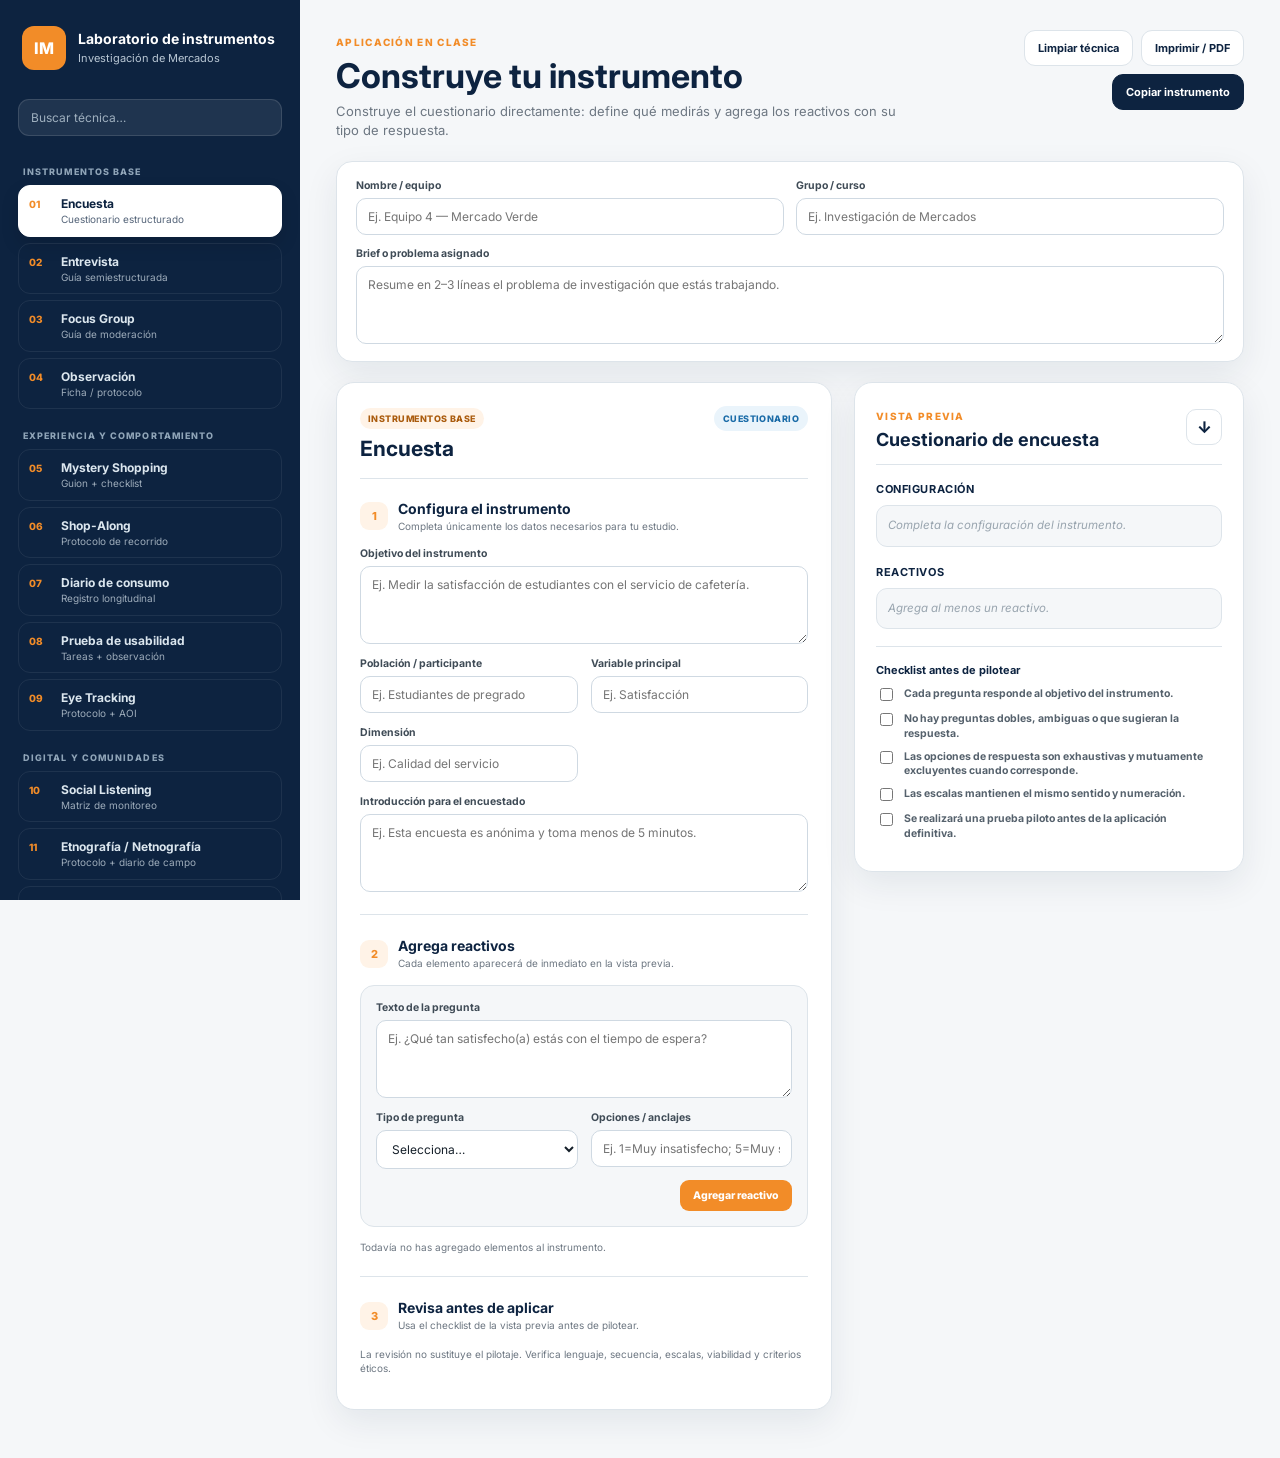
<file: index.html>
<!DOCTYPE html>
<html lang="es">
<head>
  <meta charset="UTF-8" />
  <meta name="viewport" content="width=device-width, initial-scale=1.0" />
  <meta name="description" content="Laboratorio práctico para construir instrumentos de recolección de datos en Investigación de Mercados." />
  <title>Laboratorio de Instrumentos | Investigación de Mercados</title>
  <link rel="preconnect" href="https://fonts.googleapis.com">
  <link rel="preconnect" href="https://fonts.gstatic.com" crossorigin>
  <link href="https://fonts.googleapis.com/css2?family=Inter:wght@400;500;600;700;800&display=swap" rel="stylesheet">
  <link rel="stylesheet" href="styles.css" />
</head>
<body>
  <div class="app-shell">
    <aside class="sidebar" id="sidebar">
      <div class="brand">
        <div class="brand-mark">IM</div>
        <div>
          <strong>Laboratorio de instrumentos</strong>
          <span>Investigación de Mercados</span>
        </div>
      </div>

      <div class="search-wrap">
        <input id="techSearch" class="tech-search" type="search" placeholder="Buscar técnica…" aria-label="Buscar técnica" />
      </div>

      <nav class="tech-nav" id="techNav" aria-label="Técnicas de investigación"></nav>

      <div class="sidebar-note"><a href="revision.html" style="display:block;padding:12px 14px;margin-bottom:12px;border-radius:12px;background:#e5f0ff;color:#153e70;font-weight:700;text-decoration:none">✓ Verificación del instrumento →</a>
        <strong>Meta de la sesión</strong>
        <p>Salir con un instrumento listo para revisar y pilotear. La herramienta guarda el avance en este navegador.</p>
      </div>
    </aside>

    <main class="main">
      <header class="topbar">
        <div>
          <span class="eyebrow">APLICACIÓN EN CLASE</span>
          <h1>Construye tu instrumento</h1>
          <p id="techDescription">Completa los campos y genera tu instrumento mientras trabajas.</p>
        </div>
        <div class="top-actions">
          <button class="secondary" id="resetBtn">Limpiar técnica</button>
          <button class="secondary" id="printBtn">Imprimir / PDF</button>
          <button class="primary" id="copyBtn">Copiar instrumento</button>
        </div>
      </header>

      <section class="identity-card" aria-label="Datos de la entrega">
        <div class="identity-grid">
          <div class="field">
            <label for="studentName">Nombre / equipo</label>
            <input id="studentName" data-global-key="studentName" placeholder="Ej. Equipo 4 — Mercado Verde" />
          </div>
          <div class="field">
            <label for="courseGroup">Grupo / curso</label>
            <input id="courseGroup" data-global-key="courseGroup" placeholder="Ej. Investigación de Mercados" />
          </div>
          <div class="field full">
            <label for="brief">Brief o problema asignado</label>
            <textarea id="brief" data-global-key="brief" placeholder="Resume en 2–3 líneas el problema de investigación que estás trabajando."></textarea>
          </div>
        </div>
      </section>

      <section class="workspace">
        <div class="builder-card">
          <div class="tech-heading">
            <div>
              <span class="category-pill" id="categoryPill"></span>
              <h2 id="builderTitle"></h2>
            </div>
            <span class="instrument-badge" id="instrumentBadge"></span>
          </div>
          <div id="builder"></div>
        </div>

        <aside class="preview-card">
          <div class="preview-head">
            <div>
              <span class="eyebrow">VISTA PREVIA</span>
              <h2 id="previewTitle">Instrumento</h2>
            </div>
            <button class="icon-btn" id="downloadBtn" title="Descargar como TXT" aria-label="Descargar como TXT">↓</button>
          </div>
          <div id="preview" class="preview-body"></div>
          <div class="checklist" id="checklist"></div>
        </aside>
      </section>
    </main>
  </div>

  <div class="toast" id="toast" role="status" aria-live="polite">Listo</div>
  <script src="app.js"></script>
</body>
</html>
</file>
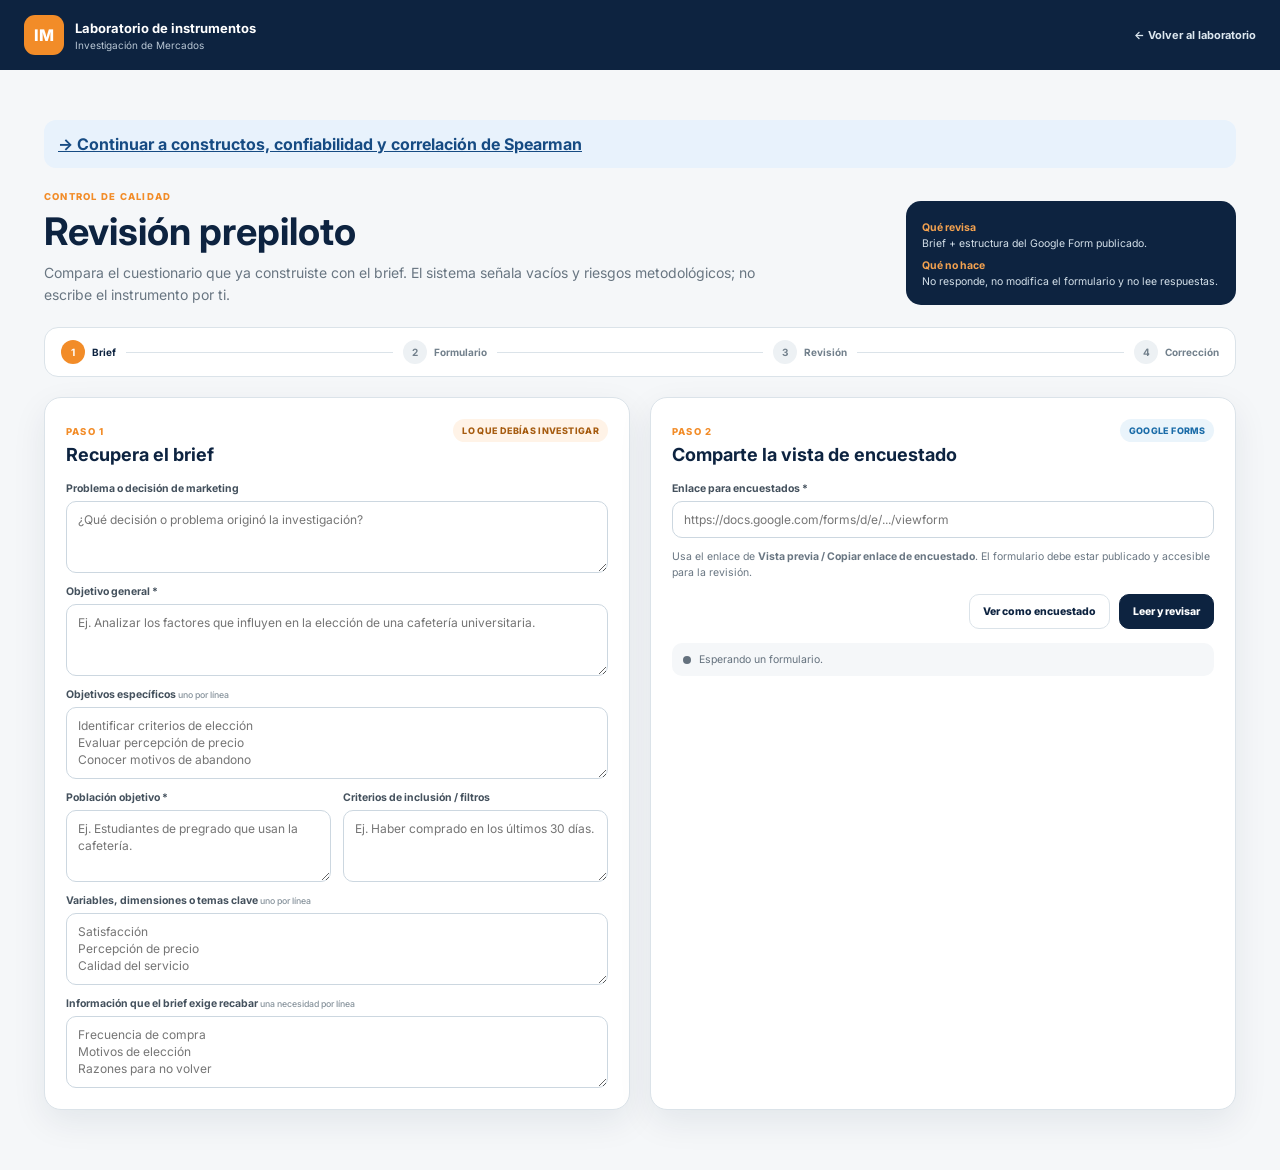
<file: revision.html>
<!DOCTYPE html>
<html lang="es">
<head>
  <meta charset="UTF-8" />
  <meta name="viewport" content="width=device-width, initial-scale=1.0" />
  <meta name="description" content="Revisión metodológica prepiloto de cuestionarios de Investigación de Mercados." />
  <title>Revisión prepiloto | Laboratorio IM</title>
  <link rel="preconnect" href="https://fonts.googleapis.com">
  <link rel="preconnect" href="https://fonts.gstatic.com" crossorigin>
  <link href="https://fonts.googleapis.com/css2?family=Inter:wght@400;500;600;700;800&display=swap" rel="stylesheet">
  <link rel="stylesheet" href="revision.css?v=1" />
</head>
<body>
  <header class="review-topbar">
    <a class="brand-link" href="index.html"><span class="brand-mark">IM</span><span><b>Laboratorio de instrumentos</b><small>Investigación de Mercados</small></span></a>
    <a class="back-link" href="index.html">← Volver al laboratorio</a>
  </header>

  <main class="review-main"><p style="padding:14px;background:#e8f2fc;border-radius:12px"><a href="verificacion.html" style="font-weight:700;color:#164b83">→ Continuar a constructos, confiabilidad y correlación de Spearman</a></p>
    <section class="hero">
      <div>
        <span class="eyebrow">CONTROL DE CALIDAD</span>
        <h1>Revisión prepiloto</h1>
        <p>Compara el cuestionario que ya construiste con el brief. El sistema señala vacíos y riesgos metodológicos; no escribe el instrumento por ti.</p>
      </div>
      <div class="privacy-note"><b>Qué revisa</b><span>Brief + estructura del Google Form publicado.</span><b>Qué no hace</b><span>No responde, no modifica el formulario y no lee respuestas.</span></div>
    </section>

    <section class="steps">
      <div class="step-chip active"><span>1</span>Brief</div><div class="step-line"></div>
      <div class="step-chip"><span>2</span>Formulario</div><div class="step-line"></div>
      <div class="step-chip"><span>3</span>Revisión</div><div class="step-line"></div>
      <div class="step-chip"><span>4</span>Corrección</div>
    </section>

    <section class="two-col">
      <article class="card">
        <div class="card-head"><div><span class="eyebrow">PASO 1</span><h2>Recupera el brief</h2></div><span class="badge">Lo que debías investigar</span></div>
        <div class="form-grid">
          <div class="field full"><label>Problema o decisión de marketing</label><textarea id="problem" data-brief="problem" placeholder="¿Qué decisión o problema originó la investigación?"></textarea></div>
          <div class="field full"><label>Objetivo general *</label><textarea id="generalObjective" data-brief="generalObjective" placeholder="Ej. Analizar los factores que influyen en la elección de una cafetería universitaria."></textarea></div>
          <div class="field full"><label>Objetivos específicos <small>uno por línea</small></label><textarea id="specificObjectives" data-brief="specificObjectives" placeholder="Identificar criterios de elección&#10;Evaluar percepción de precio&#10;Conocer motivos de abandono"></textarea></div>
          <div class="field"><label>Población objetivo *</label><textarea id="population" data-brief="population" placeholder="Ej. Estudiantes de pregrado que usan la cafetería."></textarea></div>
          <div class="field"><label>Criterios de inclusión / filtros</label><textarea id="inclusion" data-brief="inclusion" placeholder="Ej. Haber comprado en los últimos 30 días."></textarea></div>
          <div class="field full"><label>Variables, dimensiones o temas clave <small>uno por línea</small></label><textarea id="constructs" data-brief="constructs" placeholder="Satisfacción&#10;Percepción de precio&#10;Calidad del servicio"></textarea></div>
          <div class="field full"><label>Información que el brief exige recabar <small>una necesidad por línea</small></label><textarea id="requiredInfo" data-brief="requiredInfo" placeholder="Frecuencia de compra&#10;Motivos de elección&#10;Razones para no volver"></textarea></div>
        </div>
      </article>

      <article class="card">
        <div class="card-head"><div><span class="eyebrow">PASO 2</span><h2>Comparte la vista de encuestado</h2></div><span class="badge blue">Google Forms</span></div>
        <div class="field"><label>Enlace para encuestados *</label><input id="formUrl" type="url" placeholder="https://docs.google.com/forms/d/e/.../viewform" /></div>
        <p class="micro">Usa el enlace de <b>Vista previa / Copiar enlace de encuestado</b>. El formulario debe estar publicado y accesible para la revisión.</p>
        <div class="form-actions">
          <button class="secondary" id="previewFormBtn">Ver como encuestado</button>
          <button class="primary" id="analyzeBtn">Leer y revisar</button>
        </div>
        <div id="readerStatus" class="reader-status neutral"><span class="dot"></span><span>Esperando un formulario.</span></div>
        <div id="backendSetup" class="backend-setup hidden">
          <b>Conecta el lector de Google Forms</b>
          <p>Esta instalación necesita la URL del Web App de Apps Script. Solo se configura una vez en este navegador.</p>
          <input id="backendUrl" type="url" placeholder="https://script.google.com/macros/s/.../exec" />
          <button class="secondary" id="saveBackendBtn">Guardar conexión</button>
        </div>
      </article>
    </section>

    <section id="formViewerSection" class="card viewer-card hidden">
      <div class="card-head"><div><span class="eyebrow">VISTA DEL PARTICIPANTE</span><h2 id="loadedFormTitle">Google Form</h2></div><button class="secondary small" id="openNewTabBtn">Abrir en otra pestaña</button></div>
      <iframe id="formFrame" title="Vista del Google Form como encuestado" loading="lazy"></iframe>
    </section>

    <section id="resultsSection" class="results hidden">
      <div class="result-summary card">
        <div>
          <span class="eyebrow">PASO 3</span>
          <h2>Diagnóstico prepiloto</h2>
          <p id="summaryText"></p>
        </div>
        <div id="statusBadge" class="status-badge yellow"><span class="status-dot"></span><div><small>Estado</small><strong>Revisión recomendada</strong></div></div>
      </div>

      <div class="metrics" id="metrics"></div>

      <div class="results-grid">
        <article class="card">
          <div class="card-head"><div><span class="eyebrow">BRIEF → INSTRUMENTO</span><h2>Cobertura</h2></div></div>
          <div id="coverageTable" class="coverage-table"></div>
        </article>
        <article class="card">
          <div class="card-head"><div><span class="eyebrow">CALIDAD DEL INSTRUMENTO</span><h2>Hallazgos</h2></div></div>
          <div id="findingsList" class="findings-list"></div>
        </article>
      </div>

      <article class="card advice-card">
        <div class="card-head"><div><span class="eyebrow">PASO 4</span><h2>Consejos antes de pilotear</h2></div><span class="badge">Corrige tú el formulario</span></div>
        <div id="adviceList" class="advice-list"></div>
        <div class="review-actions"><button class="secondary" id="printReviewBtn">Imprimir revisión / PDF</button><button class="primary" id="reanalyzeBtn">Volver a revisar versión corregida</button></div>
      </article>
    </section>
  </main>

  <div id="toast" class="toast" role="status" aria-live="polite"></div>
  <script src="revision-config.js?v=1"></script>
  <script src="revision.js?v=1"></script>
</body>
</html>
</file>
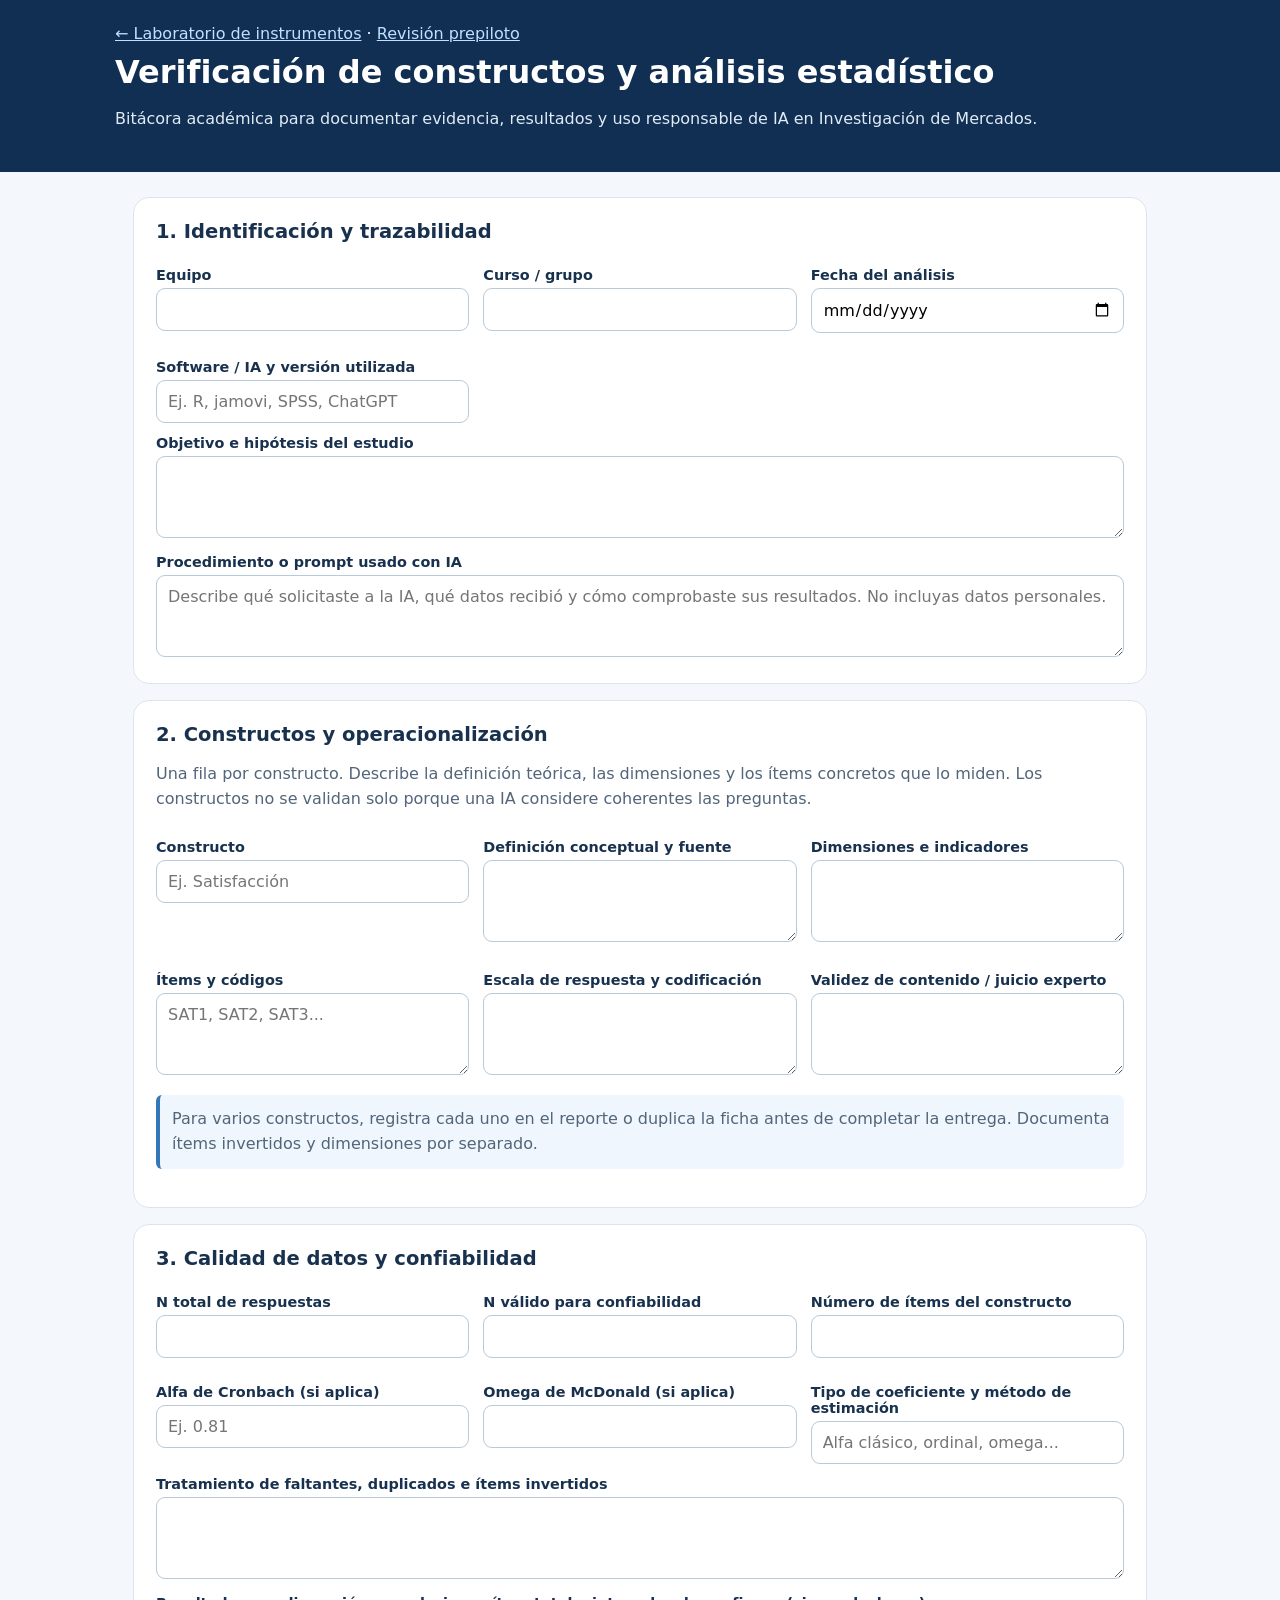
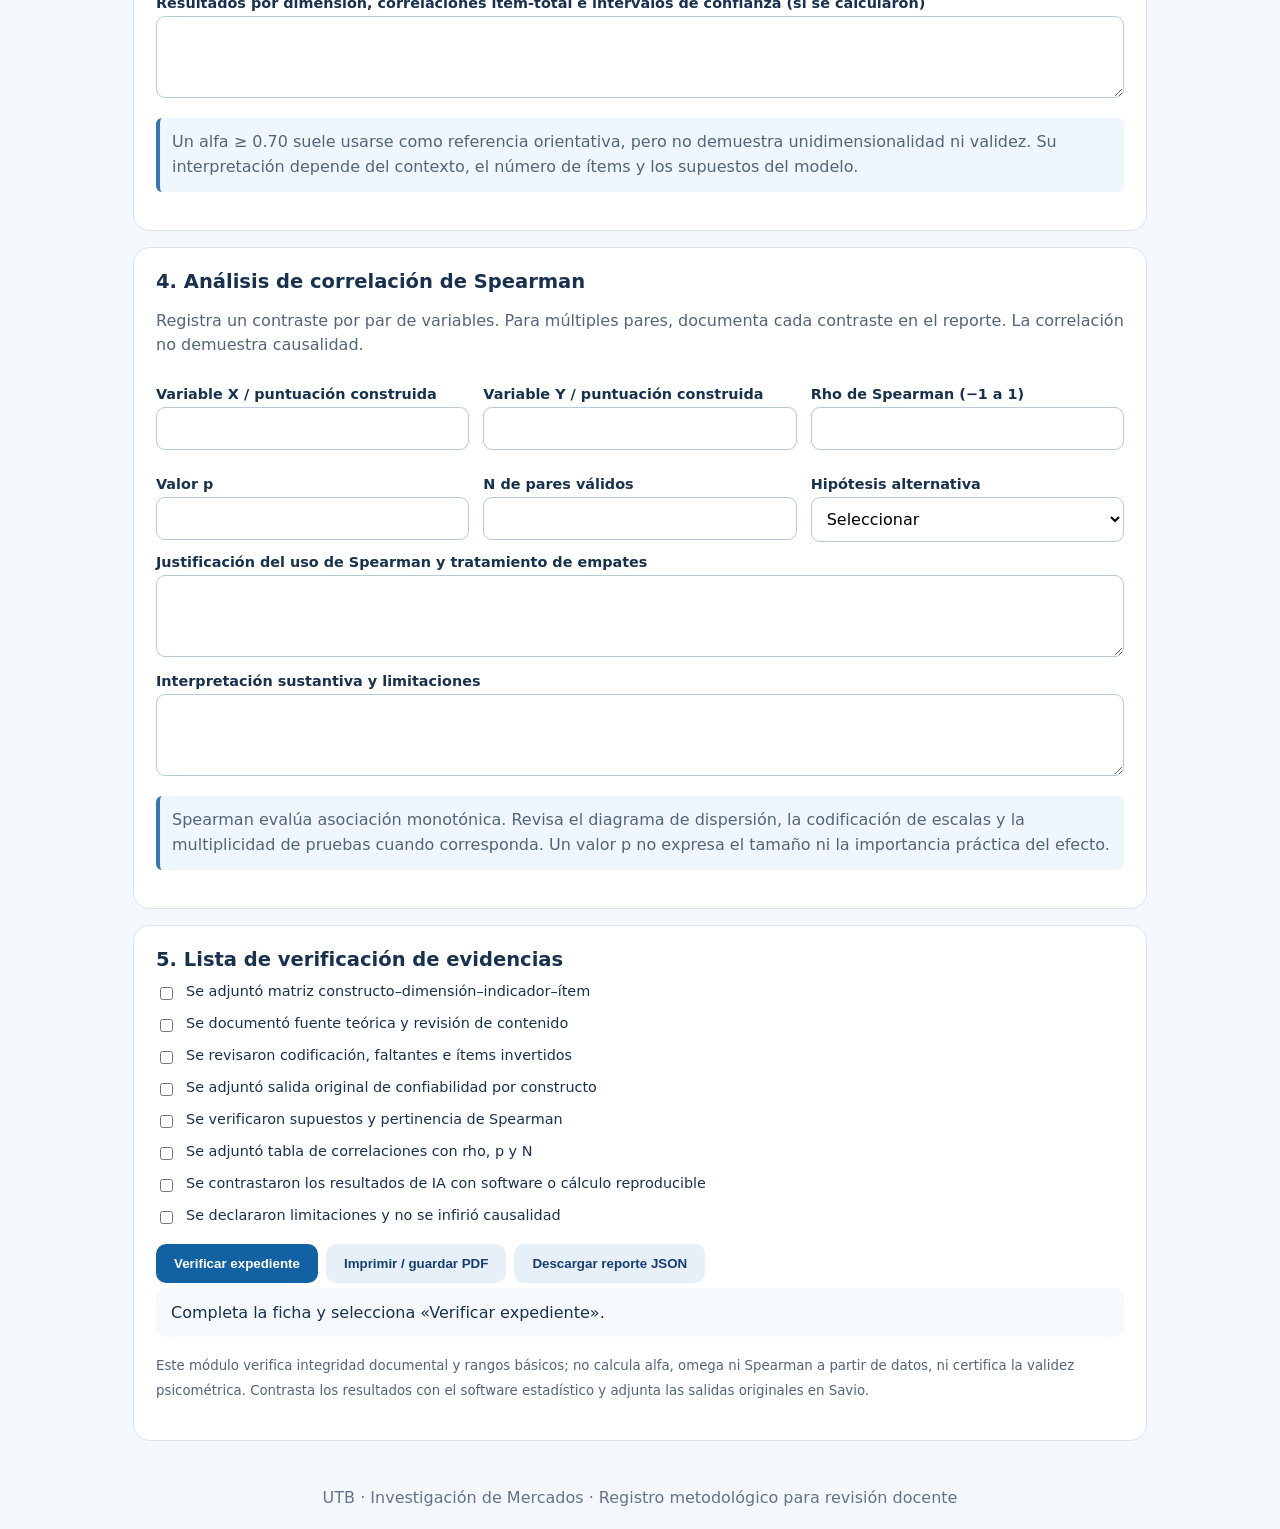
<file: verificacion.html>
<!doctype html><html lang="es"><head><meta charset="utf-8"><meta name="viewport" content="width=device-width,initial-scale=1"><title>Verificación psicométrica y Spearman | IM UTB</title><style>
:root{font-family:Inter,system-ui,sans-serif;color:#18314e;background:#f4f7fb}*{box-sizing:border-box}body{margin:0}header{background:#102f53;color:white;padding:24px max(20px,calc((100vw - 1050px)/2))}header a{color:#bfe0ff}main{max-width:1050px;margin:25px auto;padding:0 18px}section{background:white;border:1px solid #dce5ee;border-radius:16px;padding:22px;margin:16px 0}h1{margin:10px 0}h2{font-size:1.22rem;margin:0 0 12px}p,small{line-height:1.55;color:#52657a}header p{color:#e1ebf5}.grid{display:grid;grid-template-columns:repeat(auto-fit,minmax(240px,1fr));gap:14px}label{display:block;font-weight:650;font-size:.9rem;margin:12px 0 5px}input,textarea,select{width:100%;padding:11px;border:1px solid #b8c9d9;border-radius:9px;font:inherit;background:white}textarea{min-height:82px}button{background:#1262a3;color:white;border:0;border-radius:10px;padding:12px 18px;font-weight:700;cursor:pointer;margin:5px 8px 5px 0}.secondary{background:#e7f0f8;color:#153e70}.note{background:#eff6fd;border-left:4px solid #3476b7;padding:12px;border-radius:6px}.warning{color:#9b461c}.ok{color:#176947}.result{padding:15px;background:#f6f9fc;border-radius:10px;white-space:pre-wrap}.check{display:flex;align-items:flex-start;gap:10px;margin:12px 0}.check input{width:auto;margin-top:4px}.check label{margin:0;font-weight:400}table{width:100%;border-collapse:collapse}td,th{border-bottom:1px solid #dce5ee;padding:8px;text-align:left}footer{text-align:center;padding:22px;color:#617489}@media print{button,header a{display:none}section{break-inside:avoid}body{background:white}}</style></head><body>
<header><a href="index.html">← Laboratorio de instrumentos</a> · <a href="revision.html">Revisión prepiloto</a><h1>Verificación de constructos y análisis estadístico</h1><p>Bitácora académica para documentar evidencia, resultados y uso responsable de IA en Investigación de Mercados.</p></header>
<main><section><h2>1. Identificación y trazabilidad</h2><div class="grid"><div><label>Equipo</label><input data-save="equipo"></div><div><label>Curso / grupo</label><input data-save="grupo"></div><div><label>Fecha del análisis</label><input type="date" data-save="fecha"></div><div><label>Software / IA y versión utilizada</label><input data-save="software" placeholder="Ej. R, jamovi, SPSS, ChatGPT"></div></div><label>Objetivo e hipótesis del estudio</label><textarea data-save="objetivo"></textarea><label>Procedimiento o prompt usado con IA</label><textarea data-save="prompt" placeholder="Describe qué solicitaste a la IA, qué datos recibió y cómo comprobaste sus resultados. No incluyas datos personales."></textarea></section>
<section><h2>2. Constructos y operacionalización</h2><p>Una fila por constructo. Describe la definición teórica, las dimensiones y los ítems concretos que lo miden. Los constructos no se validan solo porque una IA considere coherentes las preguntas.</p><div class="grid"><div><label>Constructo</label><input data-save="constructo" placeholder="Ej. Satisfacción"></div><div><label>Definición conceptual y fuente</label><textarea data-save="definicion"></textarea></div><div><label>Dimensiones e indicadores</label><textarea data-save="dimensiones"></textarea></div><div><label>Ítems y códigos</label><textarea data-save="items" placeholder="SAT1, SAT2, SAT3..."></textarea></div><div><label>Escala de respuesta y codificación</label><textarea data-save="escala"></textarea></div><div><label>Validez de contenido / juicio experto</label><textarea data-save="validez"></textarea></div></div><p class="note">Para varios constructos, registra cada uno en el reporte o duplica la ficha antes de completar la entrega. Documenta ítems invertidos y dimensiones por separado.</p></section>
<section><h2>3. Calidad de datos y confiabilidad</h2><div class="grid"><div><label>N total de respuestas</label><input type="number" min="0" data-save="n"></div><div><label>N válido para confiabilidad</label><input type="number" min="0" data-save="nvalido"></div><div><label>Número de ítems del constructo</label><input type="number" min="0" data-save="k"></div><div><label>Alfa de Cronbach (si aplica)</label><input type="number" step="any" data-save="alpha" placeholder="Ej. 0.81"></div><div><label>Omega de McDonald (si aplica)</label><input type="number" step="any" data-save="omega"></div><div><label>Tipo de coeficiente y método de estimación</label><input data-save="metodo" placeholder="Alfa clásico, ordinal, omega..."></div></div><label>Tratamiento de faltantes, duplicados e ítems invertidos</label><textarea data-save="limpieza"></textarea><label>Resultados por dimensión, correlaciones ítem-total e intervalos de confianza (si se calcularon)</label><textarea data-save="detalle"></textarea><p class="note">Un alfa ≥ 0.70 suele usarse como referencia orientativa, pero no demuestra unidimensionalidad ni validez. Su interpretación depende del contexto, el número de ítems y los supuestos del modelo.</p></section>
<section><h2>4. Análisis de correlación de Spearman</h2><p>Registra un contraste por par de variables. Para múltiples pares, documenta cada contraste en el reporte. La correlación no demuestra causalidad.</p><div class="grid"><div><label>Variable X / puntuación construida</label><input data-save="x"></div><div><label>Variable Y / puntuación construida</label><input data-save="y"></div><div><label>Rho de Spearman (−1 a 1)</label><input type="number" min="-1" max="1" step="any" data-save="rho"></div><div><label>Valor p</label><input type="number" min="0" max="1" step="any" data-save="p"></div><div><label>N de pares válidos</label><input type="number" min="0" data-save="npares"></div><div><label>Hipótesis alternativa</label><select data-save="hipotesis"><option value="">Seleccionar</option><option value="bilateral">Bilateral</option><option value="positiva">Unilateral positiva</option><option value="negativa">Unilateral negativa</option></select></div></div><label>Justificación del uso de Spearman y tratamiento de empates</label><textarea data-save="justificacion"></textarea><label>Interpretación sustantiva y limitaciones</label><textarea data-save="interpretacion"></textarea><p class="note">Spearman evalúa asociación monotónica. Revisa el diagrama de dispersión, la codificación de escalas y la multiplicidad de pruebas cuando corresponda. Un valor p no expresa el tamaño ni la importancia práctica del efecto.</p></section>
<section><h2>5. Lista de verificación de evidencias</h2><div id="checks"></div><button id="evaluate">Verificar expediente</button><button class="secondary" id="print">Imprimir / guardar PDF</button><button class="secondary" id="download">Descargar reporte JSON</button><div id="out" class="result" role="status" aria-live="polite">Completa la ficha y selecciona «Verificar expediente».</div><p><small>Este módulo verifica integridad documental y rangos básicos; no calcula alfa, omega ni Spearman a partir de datos, ni certifica la validez psicométrica. Contrasta los resultados con el software estadístico y adjunta las salidas originales en Savio.</small></p></section></main><footer>UTB · Investigación de Mercados · Registro metodológico para revisión docente</footer><script src="verificacion.js"></script></body></html>
</file>
<file: styles.css>
:root{
  --navy:#0d2340;
  --navy-2:#16385f;
  --blue:#1b6ca8;
  --sky:#eaf4fb;
  --orange:#f28c28;
  --orange-soft:#fff3e7;
  --ink:#16202a;
  --muted:#6d7782;
  --line:#dde4ea;
  --bg:#f5f7f9;
  --white:#ffffff;
  --ok:#2e7d32;
  --danger:#b23a2f;
  --shadow:0 12px 34px rgba(13,35,64,.08);
}
*{box-sizing:border-box}
html{scroll-behavior:smooth}
body{
  margin:0;
  font-family:Inter,system-ui,-apple-system,BlinkMacSystemFont,"Segoe UI",sans-serif;
  background:var(--bg);
  color:var(--ink);
}
button,input,textarea,select{font:inherit}
button{cursor:pointer}
.app-shell{min-height:100vh;display:grid;grid-template-columns:300px 1fr}
.sidebar{
  background:var(--navy);
  color:white;
  padding:24px 18px;
  position:sticky;
  top:0;
  height:100vh;
  display:flex;
  flex-direction:column;
  gap:16px;
  overflow:auto;
}
.brand{display:flex;gap:12px;align-items:center;padding:2px 4px 10px}
.brand-mark{
  width:44px;height:44px;border-radius:12px;background:var(--orange);
  display:grid;place-items:center;font-weight:800;color:#fff;letter-spacing:.5px;flex:none
}
.brand strong{display:block;font-size:14px;line-height:1.2}
.brand span{display:block;font-size:11px;color:#b9c7d4;margin-top:4px}
.search-wrap{position:sticky;top:-24px;background:var(--navy);z-index:3;padding:3px 0 7px}
.tech-search{
  background:rgba(255,255,255,.08);border:1px solid rgba(255,255,255,.12);color:#fff;
  border-radius:11px;padding:10px 12px;width:100%;outline:none
}
.tech-search::placeholder{color:#9fb0bf}
.tech-search:focus{border-color:rgba(255,255,255,.35);box-shadow:none}
.tech-nav{display:flex;flex-direction:column;gap:5px}
.nav-group{display:flex;flex-direction:column;gap:6px;margin-bottom:9px}
.nav-group-title{font-size:9px;font-weight:800;color:#8fa4b7;letter-spacing:.12em;text-transform:uppercase;padding:7px 5px 2px}
.tech-btn{
  width:100%;border:1px solid rgba(255,255,255,.07);background:transparent;color:#dbe6ee;
  border-radius:12px;padding:10px;text-align:left;display:flex;gap:10px;align-items:flex-start;transition:.18s
}
.tech-btn:hover{background:rgba(255,255,255,.06)}
.tech-btn.active{background:#fff;color:var(--navy);border-color:#fff;box-shadow:0 8px 18px rgba(0,0,0,.13)}
.tech-number{font-size:10px;font-weight:800;color:var(--orange);padding-top:2px;min-width:22px}
.tech-btn b{display:block;font-size:12px}
.tech-btn small{display:block;font-size:10px;opacity:.7;margin-top:2px;line-height:1.25}
.sidebar-note{margin-top:auto;background:rgba(255,255,255,.07);padding:14px;border-radius:13px;border:1px solid rgba(255,255,255,.08)}
.sidebar-note strong{font-size:11px;color:#fff}
.sidebar-note p{font-size:10px;line-height:1.5;color:#c7d4df;margin:6px 0 0}
.main{padding:30px 36px 48px;min-width:0}
.topbar{display:flex;justify-content:space-between;gap:24px;align-items:flex-start;margin-bottom:20px}
.eyebrow{font-size:10px;letter-spacing:.13em;font-weight:800;color:var(--orange);text-transform:uppercase}
h1{font-size:34px;line-height:1.05;margin:8px 0 8px;color:var(--navy)}
.topbar p{margin:0;color:var(--muted);font-size:13px;max-width:720px;line-height:1.5}
.top-actions{display:flex;gap:8px;flex-wrap:wrap;justify-content:flex-end}
button.primary,button.secondary{
  border-radius:11px;padding:10px 13px;font-weight:700;font-size:11px;border:1px solid var(--line);white-space:nowrap
}
button.primary{background:var(--navy);color:white;border-color:var(--navy)}
button.primary:hover{background:var(--navy-2)}
button.secondary{background:white;color:var(--navy)}
button.secondary:hover{background:#f8fafb}
.identity-card{background:#fff;border:1px solid var(--line);border-radius:16px;padding:17px 19px;margin-bottom:20px;box-shadow:var(--shadow)}
.identity-grid{display:grid;grid-template-columns:1fr 1fr;gap:12px}
.workspace{display:grid;grid-template-columns:minmax(0,1.12fr) minmax(360px,.88fr);gap:22px;align-items:start}
.builder-card,.preview-card{background:white;border:1px solid var(--line);border-radius:18px;box-shadow:var(--shadow)}
.builder-card{padding:23px}
.preview-card{padding:21px;position:sticky;top:20px;max-height:calc(100vh - 40px);overflow:auto}
.tech-heading{display:flex;align-items:flex-start;justify-content:space-between;gap:16px;padding-bottom:17px;margin-bottom:21px;border-bottom:1px solid var(--line)}
.tech-heading h2{font-size:21px;margin:7px 0 0;color:var(--navy)}
.category-pill,.instrument-badge{display:inline-flex;align-items:center;border-radius:999px;font-size:9px;font-weight:800;letter-spacing:.05em;text-transform:uppercase}
.category-pill{background:var(--orange-soft);color:#aa5b0d;padding:5px 8px}
.instrument-badge{background:var(--sky);color:var(--blue);padding:7px 9px;text-align:right}
.preview-head{display:flex;justify-content:space-between;align-items:center;border-bottom:1px solid var(--line);padding-bottom:14px;margin-bottom:16px}
.preview-head h2{margin:5px 0 0;font-size:18px;color:var(--navy)}
.icon-btn{width:36px;height:36px;border-radius:10px;border:1px solid var(--line);background:white;color:var(--navy);font-weight:800}
.step{padding:0 0 22px;margin-bottom:22px;border-bottom:1px solid var(--line)}
.step:last-child{border-bottom:none;margin-bottom:0;padding-bottom:0}
.step-title{display:flex;gap:10px;align-items:center;margin-bottom:14px}
.step-index{width:28px;height:28px;border-radius:9px;background:var(--orange-soft);color:var(--orange);display:grid;place-items:center;font-size:11px;font-weight:800;flex:none}
.step-title h3{font-size:14px;margin:0;color:var(--navy)}
.step-title p{margin:3px 0 0;font-size:10px;color:var(--muted);line-height:1.35}
.form-grid{display:grid;grid-template-columns:1fr 1fr;gap:13px}
.field{display:flex;flex-direction:column;gap:6px}
.field.full{grid-column:1/-1}
label{font-size:10.5px;font-weight:700;color:#3f4b56}
input,textarea,select{
  width:100%;border:1px solid #cfd9e2;border-radius:10px;background:#fff;padding:10px 11px;color:var(--ink);outline:none;transition:.2s;font-size:12px
}
input:focus,textarea:focus,select:focus{border-color:var(--blue);box-shadow:0 0 0 3px rgba(27,108,168,.1)}
textarea{min-height:78px;resize:vertical;line-height:1.4}
.help{font-size:10px;color:var(--muted);line-height:1.45}
.item-composer{background:var(--bg);border:1px solid var(--line);border-radius:14px;padding:15px}
.inline-actions{display:flex;justify-content:flex-end;margin-top:11px}
.add-btn{border:none;background:var(--orange);color:white;font-weight:800;font-size:10.5px;border-radius:9px;padding:9px 13px}
.add-btn:hover{filter:brightness(.96)}
.items-list{display:flex;flex-direction:column;gap:8px;margin-top:13px}
.item-row{border:1px solid var(--line);border-radius:11px;padding:11px;background:#fff;display:flex;justify-content:space-between;gap:10px;align-items:flex-start}
.item-row strong{display:block;font-size:11px;color:var(--navy);line-height:1.35}
.item-row span{display:block;font-size:9.5px;color:var(--muted);margin-top:3px;line-height:1.4}
.remove-btn{border:none;background:#fff1ef;color:var(--danger);width:28px;height:28px;border-radius:8px;font-weight:800;flex:none}
.preview-body{font-size:11.5px;line-height:1.55;color:#33404d}
.preview-meta{display:grid;grid-template-columns:1fr 1fr;gap:8px;margin-bottom:14px}
.meta-box{background:#fbfcfd;border:1px solid var(--line);border-radius:10px;padding:9px}
.meta-box b{display:block;color:var(--navy);font-size:9px;text-transform:uppercase;letter-spacing:.05em;margin-bottom:3px}
.preview-section{margin-bottom:17px}
.preview-section h3{font-size:11px;color:var(--navy);margin:0 0 7px;text-transform:uppercase;letter-spacing:.05em}
.preview-box{background:var(--bg);border:1px solid var(--line);border-radius:11px;padding:11px}
.preview-question{padding:10px 0;border-bottom:1px dashed #d7dfe6}
.preview-question:last-child{border-bottom:none}
.preview-question b{color:var(--navy)}
.preview-question .detail{font-size:10px;color:var(--muted);margin-top:3px}
.placeholder{color:#98a4ae;font-style:italic}
.checklist{border-top:1px solid var(--line);margin-top:16px;padding-top:16px}
.checklist h3{font-size:11px;color:var(--navy);margin:0 0 10px}
.check{display:flex;gap:8px;align-items:flex-start;font-size:10.5px;color:#55616c;margin:8px 0;line-height:1.4}
.check input{width:auto;margin-top:1px}
.toast{position:fixed;right:24px;bottom:24px;background:var(--navy);color:white;padding:10px 14px;border-radius:9px;font-size:11px;font-weight:700;opacity:0;transform:translateY(10px);pointer-events:none;transition:.2s;z-index:20}
.toast.show{opacity:1;transform:translateY(0)}
.empty-nav{font-size:10px;color:#a9bac8;padding:10px 6px}

@media (max-width:1120px){
  .app-shell{grid-template-columns:1fr}
  .sidebar{position:relative;height:auto;padding:16px;gap:10px;overflow:visible}
  .brand{margin-bottom:2px}
  .sidebar-note{display:none}
  .search-wrap{position:relative;top:auto;padding:0;background:transparent}
  .tech-nav{display:grid;grid-template-columns:repeat(2,minmax(0,1fr));gap:8px}
  .nav-group{display:contents}
  .nav-group-title{grid-column:1/-1;padding-top:10px}
  .main{padding:24px}
  .workspace{grid-template-columns:1fr}
  .preview-card{position:relative;top:0;max-height:none}
}
@media (max-width:720px){
  .main{padding:16px}
  .topbar{flex-direction:column}
  .top-actions{width:100%;justify-content:stretch}
  .top-actions button{flex:1}
  .tech-nav{grid-template-columns:1fr}
  .form-grid,.identity-grid,.preview-meta{grid-template-columns:1fr}
  .field.full{grid-column:auto}
  h1{font-size:28px}
  .instrument-badge{display:none}
}

@media print{
  body{background:#fff}
  .sidebar,.topbar,.identity-card,.builder-card,.checklist,.icon-btn{display:none!important}
  .app-shell{display:block}
  .main{padding:0}
  .workspace{display:block}
  .preview-card{position:static;max-height:none;border:none;box-shadow:none;padding:0}
  .preview-head{margin-bottom:20px}
  .preview-body{font-size:11pt;color:#111}
  .preview-question{break-inside:avoid}
}
</file>
<file: revision.css>
:root{--navy:#0d2340;--navy2:#16385f;--blue:#1b6ca8;--sky:#eaf4fb;--orange:#f28c28;--orange-soft:#fff3e7;--ink:#16202a;--muted:#697682;--line:#dbe3e9;--bg:#f5f7f9;--white:#fff;--green:#2e7d32;--red:#b63c34;--yellow:#bd7b08;--shadow:0 12px 34px rgba(13,35,64,.08)}
*{box-sizing:border-box}body{margin:0;background:var(--bg);color:var(--ink);font-family:Inter,system-ui,-apple-system,"Segoe UI",sans-serif}button,input,textarea{font:inherit}button{cursor:pointer}
.review-topbar{height:70px;background:var(--navy);color:#fff;display:flex;align-items:center;justify-content:space-between;padding:0 max(24px,calc((100vw - 1240px)/2));gap:20px}
.brand-link{display:flex;align-items:center;gap:11px;color:#fff;text-decoration:none}.brand-mark{width:40px;height:40px;border-radius:11px;background:var(--orange);display:grid;place-items:center;font-weight:800}.brand-link b{display:block;font-size:13px}.brand-link small{display:block;font-size:10px;color:#b9c7d4;margin-top:3px}.back-link{color:#dce7ef;text-decoration:none;font-size:11px;font-weight:700}
.review-main{max-width:1240px;margin:0 auto;padding:34px 24px 60px}.hero{display:grid;grid-template-columns:1fr 330px;gap:28px;align-items:end;margin-bottom:22px}.eyebrow{font-size:9.5px;letter-spacing:.13em;font-weight:800;color:var(--orange)}h1{font-size:38px;line-height:1.05;color:var(--navy);margin:8px 0 10px}.hero p{max-width:760px;margin:0;color:var(--muted);font-size:14px;line-height:1.55}.privacy-note{background:var(--navy);color:#fff;border-radius:15px;padding:16px;display:grid;gap:3px;font-size:10.5px}.privacy-note b{color:#f4a24f;margin-top:4px}.privacy-note span{color:#d4e0e9;line-height:1.4}
.steps{display:flex;align-items:center;background:#fff;border:1px solid var(--line);border-radius:14px;padding:12px 16px;margin-bottom:20px}.step-chip{display:flex;align-items:center;gap:7px;font-size:10px;font-weight:700;color:#72808c;white-space:nowrap}.step-chip span{width:24px;height:24px;border-radius:50%;background:#edf1f4;display:grid;place-items:center}.step-chip.active{color:var(--navy)}.step-chip.active span{background:var(--orange);color:#fff}.step-line{height:1px;background:var(--line);flex:1;margin:0 10px}
.two-col,.results-grid{display:grid;grid-template-columns:1fr 1fr;gap:20px}.card{background:#fff;border:1px solid var(--line);border-radius:17px;padding:21px;box-shadow:var(--shadow)}.card-head{display:flex;align-items:flex-start;justify-content:space-between;gap:12px;margin-bottom:17px}.card-head h2{font-size:18px;color:var(--navy);margin:5px 0 0}.badge{display:inline-flex;border-radius:999px;background:var(--orange-soft);color:#a65c10;padding:6px 9px;font-size:9px;font-weight:800;text-transform:uppercase;letter-spacing:.04em}.badge.blue{background:var(--sky);color:var(--blue)}
.form-grid{display:grid;grid-template-columns:1fr 1fr;gap:12px}.field{display:flex;flex-direction:column;gap:6px}.field.full{grid-column:1/-1}.field label{font-size:10.5px;font-weight:700;color:#44515d}.field label small{font-weight:500;color:#87939c}.field input,.field textarea,.backend-setup input{width:100%;border:1px solid #ccd7e0;border-radius:10px;padding:10px 11px;outline:none;color:var(--ink);background:#fff;font-size:12px}.field textarea{min-height:72px;resize:vertical;line-height:1.4}.field input:focus,.field textarea:focus,.backend-setup input:focus{border-color:var(--blue);box-shadow:0 0 0 3px rgba(27,108,168,.09)}
.micro{font-size:10.5px;color:var(--muted);line-height:1.5}.form-actions,.review-actions{display:flex;gap:9px;justify-content:flex-end;margin-top:14px}button.primary,button.secondary{border-radius:10px;padding:10px 13px;font-size:10.5px;font-weight:800;border:1px solid var(--line)}button.primary{background:var(--navy);border-color:var(--navy);color:#fff}button.primary:hover{background:var(--navy2)}button.secondary{background:#fff;color:var(--navy)}button.secondary:hover{background:#f8fafb}button.small{padding:8px 10px}
.reader-status{margin-top:14px;border-radius:10px;padding:10px 11px;display:flex;align-items:center;gap:8px;font-size:10.5px}.reader-status.neutral{background:#f5f7f9;color:#64717d}.reader-status.ok{background:#edf7ee;color:#2b6c31}.reader-status.error{background:#fff0ee;color:#9a332d}.reader-status.loading{background:#fff7e8;color:#8a650e}.dot{width:8px;height:8px;border-radius:50%;background:currentColor;flex:none}
.backend-setup{margin-top:14px;padding:13px;border:1px dashed #d1a15e;background:#fff8ed;border-radius:11px}.backend-setup b{font-size:11px;color:#8c5a14}.backend-setup p{font-size:10px;color:#725d3f;line-height:1.4}.backend-setup button{margin-top:8px}.hidden{display:none!important}
.viewer-card{margin-top:20px}.viewer-card iframe{display:block;width:100%;height:680px;border:1px solid var(--line);border-radius:12px;background:#f7f8f9}
.results{margin-top:20px}.result-summary{display:flex;align-items:center;justify-content:space-between;gap:20px}.result-summary h2{color:var(--navy);font-size:21px;margin:5px 0 6px}.result-summary p{font-size:11px;color:var(--muted);max-width:720px;line-height:1.5;margin:0}.status-badge{min-width:210px;padding:12px 14px;border-radius:12px;display:flex;align-items:center;gap:10px}.status-badge .status-dot{width:13px;height:13px;border-radius:50%;flex:none}.status-badge small,.status-badge strong{display:block}.status-badge small{font-size:8px;text-transform:uppercase;letter-spacing:.08em;opacity:.75}.status-badge strong{font-size:11px;margin-top:2px}.status-badge.red{background:#fff0ee;color:#92342d}.status-badge.red .status-dot{background:var(--red)}.status-badge.yellow{background:#fff7e8;color:#87610c}.status-badge.yellow .status-dot{background:#e09a17}.status-badge.green{background:#edf7ee;color:#2c6d32}.status-badge.green .status-dot{background:var(--green)}
.metrics{display:grid;grid-template-columns:repeat(4,1fr);gap:12px;margin:12px 0 20px}.metric{background:#fff;border:1px solid var(--line);border-radius:13px;padding:13px}.metric span{display:block;font-size:9px;color:var(--muted);text-transform:uppercase;letter-spacing:.05em}.metric strong{display:block;font-size:22px;color:var(--navy);margin-top:5px}.metric small{font-size:9px;color:#87939d}.coverage-table{display:flex;flex-direction:column;gap:8px}.coverage-row{display:grid;grid-template-columns:95px 1fr;gap:9px;border:1px solid var(--line);border-radius:11px;padding:10px}.coverage-state{font-size:9px;font-weight:800;text-transform:uppercase;letter-spacing:.04em}.coverage-state.green{color:var(--green)}.coverage-state.yellow{color:var(--yellow)}.coverage-state.red{color:var(--red)}.coverage-row b{display:block;font-size:10.5px;color:var(--navy);line-height:1.35}.coverage-row p{font-size:9.5px;color:var(--muted);margin:3px 0 0;line-height:1.4}
.findings-list,.advice-list{display:flex;flex-direction:column;gap:9px}.finding,.advice{border-left:3px solid var(--line);padding:10px 11px;background:#fafbfc;border-radius:0 10px 10px 0}.finding.critical{border-color:var(--red);background:#fff7f6}.finding.review{border-color:#e2a332;background:#fffbf2}.finding.suggestion{border-color:var(--blue);background:#f6fbff}.finding-head{display:flex;align-items:center;gap:7px;margin-bottom:4px}.severity{font-size:8px;font-weight:800;text-transform:uppercase;letter-spacing:.05em}.critical .severity{color:var(--red)}.review .severity{color:#a16d0c}.suggestion .severity{color:var(--blue)}.finding b,.advice b{font-size:10.5px;color:var(--navy)}.finding p,.advice p{font-size:9.7px;color:#5f6c77;line-height:1.45;margin:4px 0 0}.advice-card{margin-top:20px}.advice{border-left-color:var(--orange)}.toast{position:fixed;right:22px;bottom:22px;background:var(--navy);color:#fff;border-radius:9px;padding:10px 13px;font-size:10.5px;font-weight:700;opacity:0;transform:translateY(8px);transition:.2s;pointer-events:none;z-index:20}.toast.show{opacity:1;transform:none}
@media(max-width:900px){.hero,.two-col,.results-grid{grid-template-columns:1fr}.privacy-note{max-width:none}.metrics{grid-template-columns:repeat(2,1fr)}.result-summary{align-items:flex-start;flex-direction:column}.status-badge{width:100%}.viewer-card iframe{height:600px}}
@media(max-width:620px){.review-topbar{padding:0 14px}.back-link{font-size:0}.back-link:after{content:"←";font-size:18px}.review-main{padding:24px 14px 45px}.hero h1{font-size:31px}.steps{overflow:auto}.step-line{min-width:24px}.form-grid{grid-template-columns:1fr}.field.full{grid-column:auto}.metrics{grid-template-columns:1fr 1fr}.form-actions,.review-actions{flex-direction:column}.form-actions button,.review-actions button{width:100%}.viewer-card iframe{height:520px}}
@media print{.review-topbar,.hero,.steps,.two-col,.viewer-card,.review-actions,.toast{display:none!important}.review-main{max-width:none;padding:0}.results{display:block!important;margin:0}.card{box-shadow:none;break-inside:avoid}.metrics{grid-template-columns:repeat(4,1fr)}.results-grid{grid-template-columns:1fr 1fr}}
</file>
